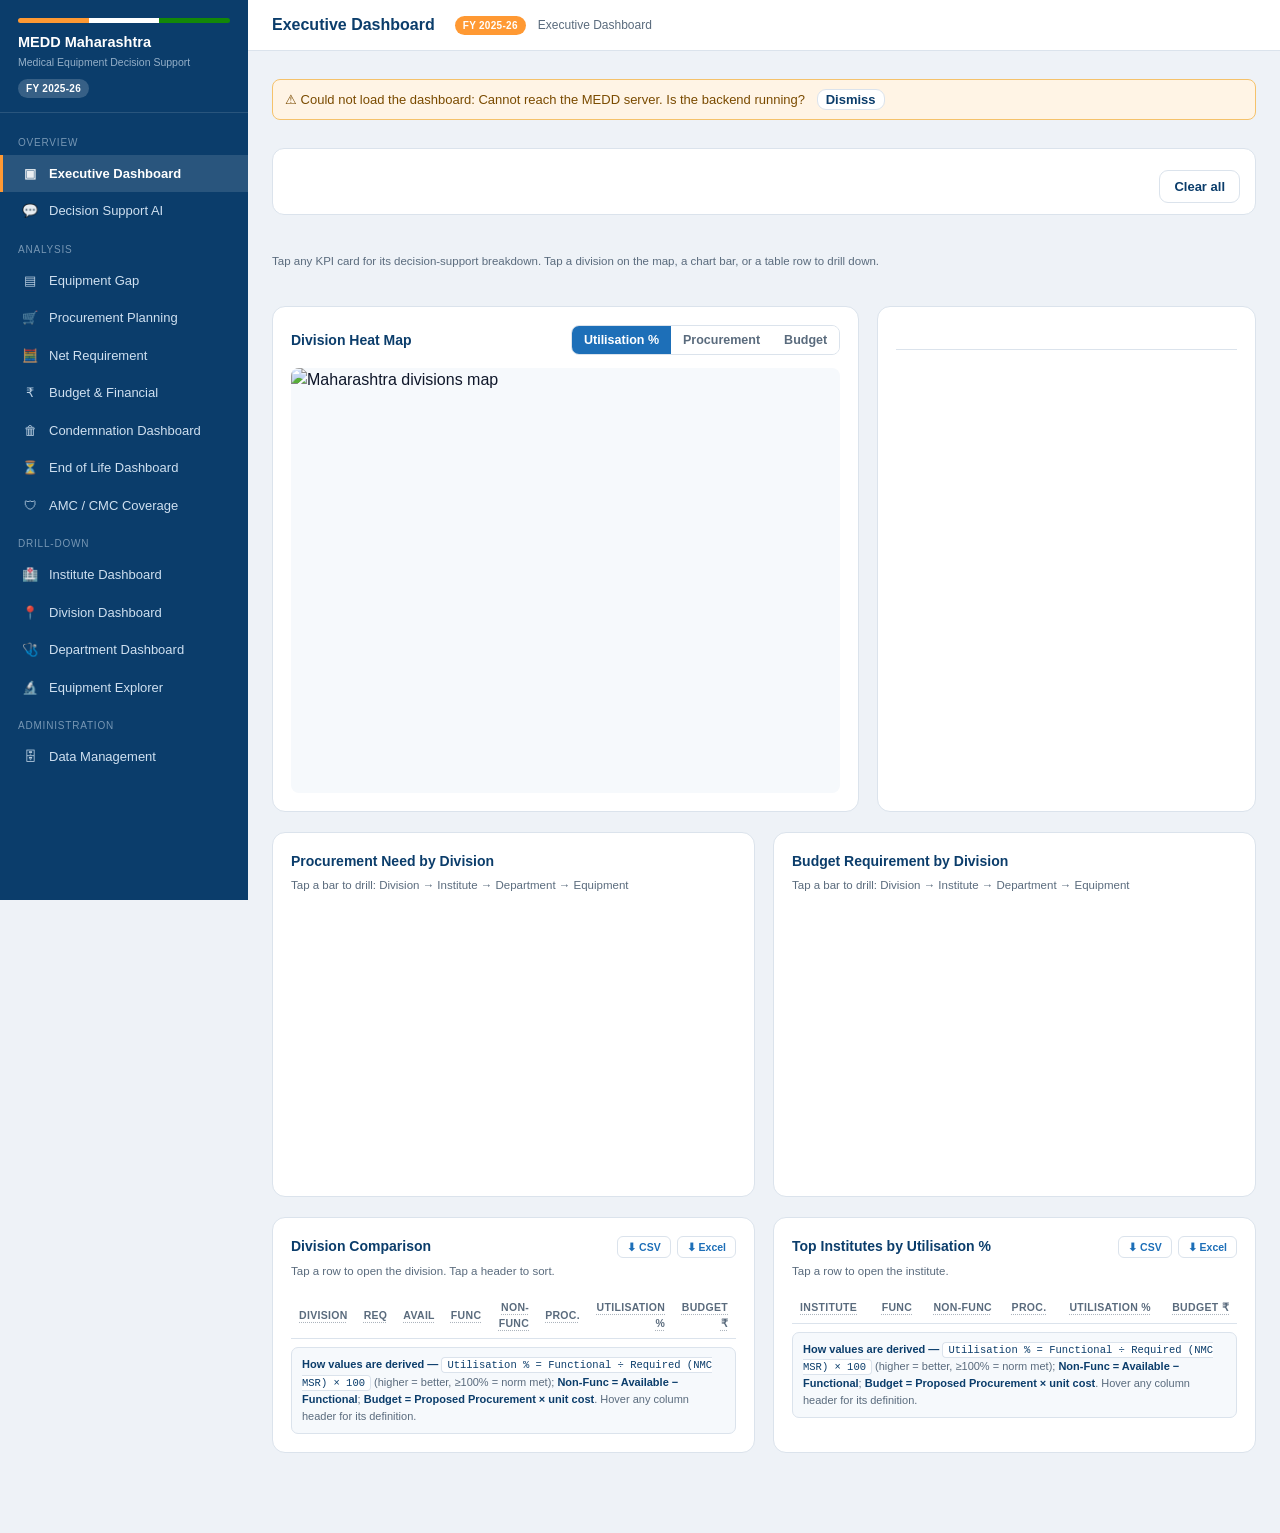
<file: frontend/index.html>
<!DOCTYPE html>
<html lang="en">
<head>
<meta charset="UTF-8">
<meta name="viewport" content="width=device-width, initial-scale=1.0">
<title>MEDD Maharashtra — Medical Equipment Decision Support Dashboard</title>
<!-- MEDD 2.0: same visual framework as 1.0 — Chart.js 4.4.1 + chartjs-plugin-datalabels 2.2.0 (identical versions),
     now served locally from /static/assets/vendor so the dashboard also works on an intranet without CDN access. -->
<script src="./assets/vendor/chart.umd.min.js"></script>
<script src="./assets/vendor/chartjs-plugin-datalabels.min.js"></script>
<link rel="icon" href="data:image/svg+xml,%3Csvg xmlns=%22http://www.w3.org/2000/svg%22 viewBox=%220 0 16 16%22%3E%3Crect width=%2216%22 height=%2216%22 rx=%223%22 fill=%22%230b3d6b%22/%3E%3C/svg%3E">
<link rel="stylesheet" href="./css/styles.css">
<link rel="stylesheet" href="./css/medd2.css">
</head>
<body>
</head>
<body>
<div class="app">
<aside class="sidebar" id="sidebar">
  <div class="brand">
    <div class="tri"><span style="background:#ff9933"></span><span style="background:#fff"></span><span style="background:#138808"></span></div>
    <h1>MEDD Maharashtra</h1>
    <p>Medical Equipment Decision Support</p>
    <span class="fybadge">FY 2025-26</span>
  </div>
  <nav class="nav" id="nav">
    <div class="sec">Overview</div>
    <a data-page="executive" class="active"><span class="ico">▣</span> Executive Dashboard</a>
    <a data-page="chatbot"><span class="ico">💬</span> Decision Support AI</a>
    <div class="sec">Analysis</div>
    <a data-page="gap"><span class="ico">▤</span> Equipment Gap</a>
    <a data-page="procurement"><span class="ico">🛒</span> Procurement Planning</a>
    <a data-page="netreq"><span class="ico">🧮</span> Net Requirement</a>
    <a data-page="financial"><span class="ico">₹</span> Budget &amp; Financial</a>
    <a data-page="condemnation"><span class="ico">🗑</span> Condemnation Dashboard</a>
    <a data-page="eol"><span class="ico">⏳</span> End of Life Dashboard</a>
    <a data-page="amc"><span class="ico">🛡</span> AMC / CMC Coverage</a>
    <div class="sec">Drill-down</div>
    <a data-page="facility"><span class="ico">🏥</span> Institute Dashboard</a>
    <a data-page="district"><span class="ico">📍</span> Division Dashboard</a>
    <a data-page="department"><span class="ico">🩺</span> Department Dashboard</a>
    <a data-page="equipment"><span class="ico">🔬</span> Equipment Explorer</a>
    <!-- [2.0] new section — existing modules above are unchanged -->
    <div class="sec" data-perm="ingestion:read">Administration</div>
    <a data-page="admin" data-perm="ingestion:read"><span class="ico">🗄</span> Data Management</a>
  </nav>
</aside>

<div class="main">
<header>
  <button class="menuBtn" id="menuBtn">☰</button>
  <h2 id="pageTitle">Executive Dashboard</h2><span class="fybadge">FY 2025-26</span>
  <div class="crumb" id="crumb">Executive Dashboard</div>
  <!-- [2.0] live data status + signed-in user -->
  <div class="hdrRight"><div id="dataStatus" class="dataStatus"></div><div id="userBadge" class="userBadge"></div></div>
</header>
<div id="busyBar" class="busyBar"></div>
<div class="wrap" style="padding-bottom:0"><div id="errBanner" class="errBanner"></div></div>

<!-- shared filter bar (division + institute + equipment) -->
<div class="wrap" style="padding-bottom:0">
  <div class="filterbar" id="filterbar">
    <div class="ms" id="ms-division" data-key="division" data-label="Division"></div>
    <div class="ms" id="ms-institute" data-key="institute" data-label="Institute"></div>
    <div class="ms" id="ms-department" data-key="department" data-label="Department"></div>
    <div class="ms" id="ms-subcat" data-key="subcat" data-label="Sub-Category"></div>
    <div class="ms" id="ms-equipment" data-key="equipment" data-label="Equipment"></div>
    <div class="ms" id="ms-bedded" data-key="bedded" data-label="Bedded Capacity"></div>
    <button class="btn" id="clearBtn" style="margin-left:auto">Clear all</button>
  </div>
</div>

<!-- ========== PAGE: EXECUTIVE ========== -->
<div class="wrap page" id="page-executive">
  <p class="muted" style="margin:0 0 14px">Tap any KPI card for its decision-support breakdown. Tap a division on the map, a chart bar, or a table row to drill down.</p>
  <div class="kpis" id="kpis"></div>
  <div class="grid2">
    <div class="card">
      <h3>Division Heat Map
        <span class="seg" id="metricSeg">
          <button data-m="gap_pct" class="on">Utilisation %</button>
          <button data-m="procurement">Procurement</button>
          <button data-m="budget">Budget</button>
        </span>
      </h3>
      <div class="desc" id="mapDesc"></div>
      <div class="mapwrap" id="mapwrap">
        <img id="mapImg" alt="Maharashtra divisions map">
        <svg id="mapSvg" preserveAspectRatio="none" role="img" aria-label="Division heat map"></svg>
        <div class="tip" id="mapTip"></div>
      </div>
    </div>
    <div class="card">
      <div class="legend" id="mapLegend"></div>
      <div class="divlegend" id="divLegend"></div>
    </div>
  </div>
  <div class="grid2b">
    <div class="card"><h3>Procurement Need by Division</h3><div class="desc">Tap a bar to drill: Division → Institute → Department → Equipment</div><div class="chartbox"><canvas id="procChart"></canvas></div></div>
    <div class="card"><h3>Budget Requirement by Division</h3><div class="desc">Tap a bar to drill: Division → Institute → Department → Equipment</div><div class="chartbox"><canvas id="budChart"></canvas></div></div>
  </div>
  <div class="grid2b">
    <div class="card"><h3>Division Comparison <span class="exp"><button class="xbtn" onclick="runExport('divTable','csv')">⬇ CSV</button><button class="xbtn" onclick="runExport('divTable','xls')">⬇ Excel</button></span></h3><div class="desc">Tap a row to open the division. Tap a header to sort.</div>
      <div class="scroll"><table id="divTable"><thead><tr>
        <th data-k="name" title="Administrative division">Division</th>
        <th class="num" data-k="required" title="Quantity Required per NMC Minimum Standard Requirements (MSR)">Req</th>
        <th class="num" data-k="available" title="Quantity of Equipment Available (physically present)">Avail</th>
        <th class="num" data-k="functional" title="Quantity of Functional Equipment (working)">Func</th>
        <th class="num" data-k="non_functional" title="Non-Functional = Available − Functional">Non-Func</th>
        <th class="num" data-k="procurement" title="Quantity Proposed for New Procurement">Proc.</th>
        <th class="num" data-k="gap_pct" title="Utilisation % = Functional ÷ Required (MSR) × 100. Higher = better.">Utilisation %</th>
        <th class="num" data-k="budget" title="Budget = Proposed Procurement × unit cost">Budget ₹</th>
      </tr></thead><tbody></tbody></table></div>
      <div class="tcap"><b>How values are derived —</b> <code>Utilisation % = Functional ÷ Required (NMC MSR) × 100</code> (higher = better, ≥100% = norm met); <b>Non-Func = Available − Functional</b>; <b>Budget = Proposed Procurement × unit cost</b>. Hover any column header for its definition.</div></div>
    <div class="card"><h3>Top Institutes by Utilisation % <span class="exp"><button class="xbtn" onclick="runExport('instTable','csv')">⬇ CSV</button><button class="xbtn" onclick="runExport('instTable','xls')">⬇ Excel</button></span></h3><div class="desc">Tap a row to open the institute.</div>
      <div class="scroll"><table id="instTable"><thead><tr>
        <th data-k="name" title="Institute / medical college">Institute</th>
        <th class="num" data-k="functional" title="Quantity of Functional Equipment (working)">Func</th>
        <th class="num" data-k="non_functional" title="Non-Functional = Available − Functional">Non-Func</th>
        <th class="num" data-k="procurement" title="Quantity Proposed for New Procurement">Proc.</th>
        <th class="num" data-k="gap_pct" title="Utilisation % = Functional ÷ Required (MSR) × 100. Higher = better.">Utilisation %</th>
        <th class="num" data-k="budget" title="Budget = Proposed Procurement × unit cost">Budget ₹</th>
      </tr></thead><tbody></tbody></table></div>
      <div class="tcap"><b>How values are derived —</b> <code>Utilisation % = Functional ÷ Required (NMC MSR) × 100</code> (higher = better, ≥100% = norm met); <b>Non-Func = Available − Functional</b>; <b>Budget = Proposed Procurement × unit cost</b>. Hover any column header for its definition.</div></div>
  </div>
</div>

<!-- generic analysis pages share one container, rendered by JS -->
<div class="wrap page hide" id="page-gap"></div>
<div class="wrap page hide" id="page-procurement"></div>
<div class="wrap page hide" id="page-netreq"></div>
<div class="wrap page hide" id="page-condemnation"></div>
<div class="wrap page hide" id="page-eol"></div>
<div class="wrap page hide" id="page-chatbot"></div>
<div class="wrap page hide" id="page-financial"></div>
<div class="wrap page hide" id="page-amc"></div>
<div class="wrap page hide" id="page-facility"></div>
<div class="wrap page hide" id="page-district"></div>
<div class="wrap page hide" id="page-department"></div>
<div class="wrap page hide" id="page-equipment"></div>
<div class="wrap page hide" id="page-admin"></div>

<!-- ========== DETAIL (KPI / division / institute) ========== -->
<div class="wrap page hide" id="page-detail">
  <div class="backbar"><button class="btn" id="backBtn">← Back</button><div id="detailScope" class="muted"></div></div>
  <h2 id="detailTitle" class="secTitle"></h2>
  <p id="detailLede" class="muted" style="margin-bottom:18px"></p>
  <div class="statbar" id="detailStats"></div>
  <div class="grid2">
    <div class="card"><h3 id="detailChartTitle">Breakdown</h3><div class="desc" id="detailChartDesc"></div><div class="chartbox" style="height:330px"><canvas id="detailChart"></canvas></div></div>
    <div class="card"><h3>Decision Support — Recommendations</h3><div class="desc">Generated from the data shown, using MEDD KPI rules.</div><div id="recs"></div></div>
  </div>
  <div class="grid2b">
    <div class="card"><h3 id="detailTableTitle">Table</h3><div class="scroll tall"><table id="detailTable"></table></div><div id="detailTableCap"></div></div>
    <div class="card"><h3 id="detailTable2Title">Table</h3><div class="scroll tall"><table id="detailTable2"></table></div><div id="detailTable2Cap"></div></div>
  </div>
</div>

<footer id="foot"></footer>
</div></div>



<!-- [2.0] sign-in (JWT). No credentials are stored in frontend files. -->
<div id="loginOverlay" class="loginOverlay" style="display:none">
  <form id="loginForm" class="loginCard" autocomplete="on">
    <div class="tri"><span style="background:#ff9933"></span><span style="background:#fff"></span><span style="background:#138808"></span></div>
    <h1>MEDD Maharashtra</h1><p class="muted">Medical Equipment Decision Support · sign in</p>
    <label>Username<input id="loginUser" autocomplete="username" required></label>
    <label>Password<input id="loginPass" type="password" autocomplete="current-password" required></label>
    <button id="loginBtn" class="btn" type="submit">Sign in</button>
    <div id="loginMsg" class="loginMsg"></div>
  </form>
</div>

<script src="./js/config.js"></script>
<script src="./js/api.js"></script>
<script src="./js/state.js"></script>
<script src="./js/exports.js"></script>
<script src="./js/charts.js"></script>
<script src="./js/filters.js"></script>
<script src="./js/dashboard.js"></script>
<script src="./js/drilldown.js"></script>
<script src="./js/dataset-explorer.js"></script>
<script src="./js/chatbot.js"></script>
<script src="./js/realtime.js"></script>
<script src="./js/auth.js"></script>
<script src="./js/admin.js"></script>
<script src="./js/main.js"></script>
</body>
</html>
</file>
<file: frontend/css/styles.css>
:root{
    --primary:#0b3d6b;--primary2:#12508a;--secondary:#1d6fb8;--accent:#0ea5e9;
    /* Government performance palette (NITI-Aayog style) */
    --g1:#1a9850; /* best  */ --g2:#91cf60; --g3:#fee08b; --g4:#fc8d59; --g5:#d73027; /* worst */
    --saffron:#ff9933;--ind-green:#138808;
    --bg:#eef2f7;--card:#fff;--bd:#dbe3ec;--tx:#0f172a;--mut:#5a6b7d;--soft:#f6f9fc;
    --sidebar:#0b3d6b;--sidebar-tx:#cfe0f0;
  }
  *{box-sizing:border-box;margin:0;padding:0}
  body{font-family:-apple-system,BlinkMacSystemFont,"Segoe UI",Roboto,sans-serif;background:var(--bg);color:var(--tx);line-height:1.5}
  /* layout: sidebar + main */
  .app{display:flex;min-height:100vh}
  .sidebar{width:248px;flex-shrink:0;background:var(--sidebar);color:var(--sidebar-tx);position:sticky;top:0;height:100vh;overflow-y:auto;padding:0}
  .sidebar .brand{padding:18px 18px 14px;border-bottom:1px solid rgba(255,255,255,.12)}
  .sidebar .brand .tri{display:flex;height:5px;border-radius:3px;overflow:hidden;margin-bottom:10px}
  .sidebar .brand .tri span{flex:1}
  .sidebar .brand h1{font-size:14.5px;color:#fff;font-weight:600;line-height:1.3}
  .sidebar .brand p{font-size:10.5px;opacity:.7;margin-top:3px}
  .nav{padding:10px 0}
  .nav .sec{font-size:10px;text-transform:uppercase;letter-spacing:.08em;opacity:.55;padding:12px 18px 5px}
  .nav a{display:flex;align-items:center;gap:10px;padding:9px 18px;font-size:13px;color:var(--sidebar-tx);cursor:pointer;border-left:3px solid transparent}
  .nav a:hover{background:rgba(255,255,255,.07)}
  .nav a.active{background:rgba(255,255,255,.12);border-left-color:var(--saffron);color:#fff;font-weight:600}
  .nav a .ico{width:18px;text-align:center;opacity:.9}
  .main{flex:1;min-width:0}
  @media(max-width:860px){.sidebar{position:fixed;left:-248px;z-index:50;transition:left .2s}.sidebar.open{left:0}.app{display:block}.menuBtn{display:inline-flex!important}}
  header{background:#fff;border-bottom:1px solid var(--bd);padding:13px 24px;display:flex;align-items:center;justify-content:space-between;gap:12px;flex-wrap:wrap;position:sticky;top:0;z-index:20}
  header h2{font-size:16px;font-weight:600;color:var(--primary)}
  .crumb{font-size:12px;color:var(--mut);display:flex;align-items:center;gap:8px}
  .crumb a{cursor:pointer;text-decoration:underline}
  .menuBtn{display:none;background:none;border:1px solid var(--bd);border-radius:8px;padding:6px 10px;cursor:pointer;font-size:16px}
  .wrap{max-width:1340px;margin:0 auto;padding:20px 24px}
  .backbar{display:flex;align-items:center;gap:14px;margin-bottom:16px}
  .btn{display:inline-flex;align-items:center;gap:6px;padding:8px 14px;border:1px solid var(--bd);background:#fff;border-radius:9px;font-size:13px;font-weight:600;color:var(--primary);cursor:pointer}
  .btn:hover{background:var(--soft)}
  .filterbar{display:flex;align-items:center;gap:10px;flex-wrap:wrap;background:var(--card);border:1px solid var(--bd);border-radius:12px;padding:11px 15px;margin-bottom:18px}
  .filterbar label{font-size:11.5px;color:var(--mut);font-weight:600}
  select{padding:7px 10px;border:1px solid var(--bd);border-radius:8px;font-size:12.5px;background:#fff;color:var(--tx);max-width:230px}
  .seg{display:inline-flex;border:1px solid var(--bd);border-radius:8px;overflow:hidden}
  .seg button{border:none;background:#fff;padding:7px 12px;font-size:12.5px;font-weight:600;color:var(--mut);cursor:pointer}
  .seg button.on{background:var(--secondary);color:#fff}
  .kpis{display:grid;grid-template-columns:repeat(auto-fill,minmax(184px,1fr));gap:13px;margin-bottom:22px}
  .kpi{background:var(--card);border:1px solid var(--bd);border-radius:13px;padding:15px 16px;cursor:pointer;position:relative;transition:transform .12s,box-shadow .12s,border-color .12s;border-top:3px solid var(--secondary)}
  .kpi:hover{transform:translateY(-3px);box-shadow:0 10px 24px -12px rgba(11,61,107,.4);border-color:#bcd0e6}
  .kpi:after{content:"View insights →";position:absolute;right:14px;bottom:10px;font-size:10px;color:var(--secondary);opacity:0;transition:opacity .12s;font-weight:600}
  .kpi:hover:after{opacity:1}
  .kpi .lbl{font-size:11px;color:var(--mut);text-transform:uppercase;letter-spacing:.03em;font-weight:600}
  .kpi .val{font-size:24px;font-weight:700;margin-top:6px;color:var(--primary)}
  .kpi .note{font-size:11px;color:var(--mut);margin-top:3px;min-height:14px}
  .grid2{display:grid;grid-template-columns:1.55fr 1fr;gap:18px;margin-bottom:20px}
  .grid2b{display:grid;grid-template-columns:1fr 1fr;gap:18px;margin-bottom:20px}
  @media(max-width:920px){.grid2,.grid2b{grid-template-columns:1fr}}
  .card{background:var(--card);border:1px solid var(--bd);border-radius:13px;padding:18px}
  .card h3{font-size:14px;font-weight:600;color:var(--primary);margin-bottom:5px;display:flex;align-items:center;justify-content:space-between;gap:10px}
  .card .desc{font-size:11.5px;color:var(--mut);margin-bottom:13px}
  .mapwrap{position:relative;width:100%;aspect-ratio:771/597;background:#f6f9fc;border-radius:8px}
  .mapwrap img{width:100%;display:block;user-select:none;border-radius:8px}
  .mapwrap svg{position:absolute;inset:0;width:100%;height:100%;border-radius:8px}
  .mapwrap path{transition:fill-opacity .15s}
  .legend{display:flex;gap:6px;align-items:stretch;font-size:11px;color:var(--mut);margin-top:12px;flex-wrap:wrap}
  .legend .item{display:flex;align-items:center;gap:5px;padding:3px 8px;border:1px solid var(--bd);border-radius:6px}
  .legend .sw{display:inline-block;width:13px;height:13px;border-radius:3px}
  table{width:100%;border-collapse:collapse;font-size:12.5px}
  th,td{text-align:left;padding:7px 8px;border-bottom:1px solid var(--bd)}
  th{color:var(--mut);font-weight:600;font-size:10.5px;text-transform:uppercase;letter-spacing:.03em;position:sticky;top:0;background:#fff;cursor:pointer;user-select:none}
  th:hover{color:var(--secondary)}
  td.num,th.num{text-align:right;font-variant-numeric:tabular-nums}
  tr.clk{cursor:pointer}
  tr.clk:hover td{background:var(--soft)}
  .pill{font-size:10px;padding:2px 8px;border-radius:20px;font-weight:600;white-space:nowrap}
  .pill.crit{background:#fde2e0;color:#b0231b}.pill.high{background:#fde9d8;color:#c25214}
  .pill.med{background:#fdf3cf;color:#8a6d0b}.pill.low{background:#dff0db;color:#1f7a34}
  .hotspot{display:flex;justify-content:space-between;gap:8px;width:100%;text-align:left;background:var(--soft);border:1px solid var(--bd);border-radius:9px;padding:10px 12px;margin-bottom:8px;font-size:13px;cursor:pointer}
  .hotspot:hover{border-color:#bcd0e6;background:#fff}
  .chartbox{position:relative;height:270px}
  .scroll{max-height:330px;overflow:auto}
  .scroll.tall{max-height:460px}
  footer{text-align:center;font-size:11px;color:var(--mut);padding:20px}
  .hide{display:none!important}
  .rec{display:flex;gap:11px;padding:12px 13px;border:1px solid var(--bd);border-left-width:4px;border-radius:9px;margin-bottom:10px;background:#fff}
  .rec .ic{font-size:17px;line-height:1.2}
  .rec h4{font-size:13px;margin-bottom:3px}.rec p{font-size:12px;color:var(--mut)}
  .rec.r-crit{border-left-color:var(--g5)}.rec.r-warn{border-left-color:var(--g4)}
  .rec.r-info{border-left-color:var(--secondary)}.rec.r-ok{border-left-color:var(--g1)}
  .statbar{display:grid;grid-template-columns:repeat(auto-fill,minmax(150px,1fr));gap:12px;margin-bottom:20px}
  .stat{background:var(--card);border:1px solid var(--bd);border-radius:11px;padding:13px 15px}
  .stat .l{font-size:10.5px;color:var(--mut);text-transform:uppercase;letter-spacing:.03em;font-weight:600}
  .stat .v{font-size:20px;font-weight:700;color:var(--primary);margin-top:4px}
  .tip{position:absolute;background:var(--primary);color:#fff;font-size:11px;padding:5px 9px;border-radius:6px;pointer-events:none;white-space:nowrap;transform:translate(-50%,-150%);display:none;z-index:8;line-height:1.4}

  .exp{display:inline-flex;gap:6px;margin-left:auto}
  .xbtn{font-size:10.5px;font-weight:600;padding:4px 9px;border:1px solid var(--bd);background:#fff;color:var(--secondary);border-radius:6px;cursor:pointer}
  .xbtn:hover{background:var(--soft);border-color:#bcd0e6}
  .card h3 .exp .xbtn{font-weight:600}
  .divlegend{margin-top:12px;border-top:1px solid var(--bd);padding-top:10px}
  .divlegend .ttl{font-size:10.5px;text-transform:uppercase;letter-spacing:.05em;color:var(--mut);font-weight:600;margin-bottom:7px}
  .divlegend .row{display:flex;align-items:center;gap:8px;padding:4px 6px;border-radius:6px;cursor:pointer;font-size:12px}
  .divlegend .row:hover{background:var(--soft)}
  .divlegend .row .sw{width:14px;height:14px;border-radius:3px;flex-shrink:0;border:1px solid rgba(0,0,0,.1)}
  .divlegend .row .nm{flex:1;font-weight:500}
  .divlegend .row .vv{color:var(--mut);font-variant-numeric:tabular-nums}

  .tcap{font-size:11px;color:var(--mut);margin-top:8px;padding:8px 10px;background:var(--soft);border:1px solid var(--bd);border-radius:7px;line-height:1.55}
  .tcap b{color:var(--primary)}
  .tcap code{background:#fff;border:1px solid var(--bd);border-radius:4px;padding:1px 5px;font-size:10.5px;color:#0b3d6b}
  th[title]{text-decoration:underline dotted rgba(90,107,125,.5);text-underline-offset:3px}
  .deftog{font-size:10.5px;color:var(--secondary);cursor:pointer;font-weight:600;margin-left:8px;text-decoration:underline}

  .dlpop{position:fixed;right:20px;bottom:20px;background:#fff;border:1px solid var(--bd);border-radius:12px;box-shadow:0 12px 32px -8px rgba(11,61,107,.35);padding:14px 16px;z-index:60;max-width:280px;display:none}
  .dlpop.show{display:block}
  .dlpop h4{font-size:13px;color:var(--primary);margin-bottom:4px}
  .dlpop p{font-size:11.5px;color:var(--mut);margin-bottom:10px}
  .dlpop .btns{display:flex;gap:8px;flex-wrap:wrap}
  .dlpop .x{position:absolute;top:8px;right:10px;cursor:pointer;color:var(--mut);font-size:15px;border:none;background:none}

  .fybadge{display:inline-block;background:var(--saffron);color:#fff;font-size:10px;font-weight:700;padding:2px 8px;border-radius:20px;letter-spacing:.03em;vertical-align:middle;margin-left:8px}
  .sidebar .brand .fybadge{margin-left:0;margin-top:8px;background:rgba(255,255,255,.18)}

  /* multi-select searchable slicer */
  .ms{position:relative;min-width:150px}
  .ms-btn{width:100%;text-align:left;padding:7px 26px 7px 10px;border:1px solid var(--bd);border-radius:8px;font-size:12.5px;background:#fff;color:var(--tx);cursor:pointer;white-space:nowrap;overflow:hidden;text-overflow:ellipsis;position:relative}
  .ms-btn:after{content:"▾";position:absolute;right:9px;top:50%;transform:translateY(-50%);color:var(--mut);font-size:10px}
  .ms-btn .msl{color:var(--mut);font-weight:600;font-size:10px;text-transform:uppercase;letter-spacing:.03em;display:block}
  .ms-btn .msv{font-size:12.5px}
  .ms-pop{position:absolute;z-index:40;top:calc(100% + 4px);left:0;min-width:230px;max-width:320px;background:#fff;border:1px solid var(--bd);border-radius:10px;box-shadow:0 10px 28px -10px rgba(11,61,107,.35);padding:8px;display:none}
  .ms-pop.show{display:block}
  .ms-search{width:100%;padding:6px 9px;border:1px solid var(--bd);border-radius:7px;font-size:12.5px;margin-bottom:6px}
  .ms-list{max-height:230px;overflow:auto}
  .ms-opt{display:flex;align-items:center;gap:8px;padding:5px 7px;font-size:12.5px;border-radius:6px;cursor:pointer}
  .ms-opt:hover{background:var(--soft)}
  .ms-opt input{margin:0}
  .ms-actions{display:flex;gap:8px;border-top:1px solid var(--bd);margin-top:6px;padding-top:6px}
  .ms-actions button{font-size:11px;color:var(--secondary);background:none;border:none;cursor:pointer;font-weight:600}
  .ms-count{background:var(--secondary);color:#fff;font-size:10px;border-radius:20px;padding:0 6px;margin-left:4px}
  /* chatbot */
  .cbwrap{display:flex;flex-direction:column;height:calc(100vh - 200px);min-height:440px;background:#fff;border:1px solid var(--bd);border-radius:13px;overflow:hidden}
  .cbmsgs{flex:1;overflow:auto;padding:18px;display:flex;flex-direction:column;gap:12px}
  .cbmsg{max-width:88%;padding:11px 14px;border-radius:12px;font-size:13px;line-height:1.5}
  .cbmsg.u{align-self:flex-end;background:var(--secondary);color:#fff;border-bottom-right-radius:3px}
  .cbmsg.a{align-self:flex-start;background:var(--soft);border:1px solid var(--bd);border-bottom-left-radius:3px}
  .cbmsg table{margin-top:8px;font-size:11.5px}
  .cbmsg .rec{margin-top:8px}
  .cbinput{display:flex;gap:8px;padding:12px;border-top:1px solid var(--bd);background:var(--soft)}
  .cbinput input{flex:1;padding:10px 12px;border:1px solid var(--bd);border-radius:9px;font-size:13px}
  .cbinput button{padding:10px 18px;background:var(--secondary);color:#fff;border:none;border-radius:9px;font-weight:600;cursor:pointer}
  .cbchips{display:flex;gap:7px;flex-wrap:wrap;margin-bottom:12px}
  .cbchip{font-size:11.5px;padding:6px 11px;border:1px solid var(--bd);border-radius:20px;background:#fff;cursor:pointer;color:var(--primary)}
  .cbchip:hover{background:var(--soft);border-color:#bcd0e6}
  .th-sort:after{content:"⇅";opacity:.4;margin-left:3px;font-size:9px}
  .th-sort.asc:after{content:"↑";opacity:1}
  .th-sort.desc:after{content:"↓";opacity:1}

  .drillcell{cursor:pointer;position:relative}
  .drillcell:hover{background:#eaf3fb;outline:1px solid #bcd0e6}

  #cmTable tbody tr.cmrow{cursor:default}
  #cmTable tbody tr.cmsel{background:#fff3cd;outline:2px solid var(--saffron)}
  #cmTable td.drillcell{cursor:pointer;color:var(--secondary);font-weight:600}
  #cmTable td.drillcell:hover{background:#eaf3fb;text-decoration:underline}
  .cbdrill tr.cbsel{background:#fff3cd}
  #detailTable tbody tr.dtsel,#detailTable2 tbody tr.dtsel{background:#fff3cd;outline:2px solid var(--saffron)}
  .muted{font-size:11.5px;color:var(--mut)}
  .secTitle{font-size:17px;color:var(--primary);font-weight:600;margin:4px 0 14px}
</file>
<file: frontend/css/medd2.css>
/* MEDD Maharashtra 2.0 — additions only. The 1.0 stylesheet (styles.css) is unchanged. */
.hdrRight{margin-left:auto;display:flex;gap:14px;align-items:center;font-size:12px;flex-wrap:wrap}
.dataStatus{color:var(--mut)} .dataStatus b{color:var(--primary)}
.userBadge a{color:var(--secondary);text-decoration:underline}
.busyBar{display:none;position:fixed;top:0;left:0;right:0;height:3px;z-index:999;
  background:linear-gradient(90deg,var(--accent),var(--primary),var(--accent));background-size:200% 100%;animation:busy 1.1s linear infinite}
@keyframes busy{from{background-position:0 0}to{background-position:200% 0}}
.errBanner{display:none;background:#fff4e5;border:1px solid #f5c26b;color:#7a4b00;border-radius:8px;padding:9px 12px;margin:8px 0;font-size:13px}
.toast{position:fixed;right:18px;bottom:18px;max-width:420px;background:#0b3d6b;color:#fff;padding:12px 14px;border-radius:10px;
  box-shadow:0 8px 24px rgba(0,0,0,.18);font-size:13px;opacity:0;transform:translateY(10px);transition:.3s;z-index:1000}
.toast.show{opacity:1;transform:none} .toast.warn{background:#9a3412} .toast.ok{background:#14532d}
.loginOverlay{position:fixed;inset:0;background:linear-gradient(135deg,#0b3d6b,#12508a);display:flex;align-items:center;justify-content:center;z-index:2000}
.loginCard{background:#fff;border-radius:14px;padding:28px 30px;width:340px;box-shadow:0 20px 50px rgba(0,0,0,.3);display:flex;flex-direction:column;gap:12px}
.loginCard h1{margin:6px 0 0;color:var(--primary);font-size:20px}
.loginCard .tri{display:flex;height:5px;border-radius:3px;overflow:hidden} .loginCard .tri span{flex:1}
.loginCard label{display:flex;flex-direction:column;font-size:12px;color:var(--mut);gap:4px}
.loginCard input{padding:9px 11px;border:1px solid var(--bd);border-radius:8px;font-size:14px}
.loginCard button{background:var(--primary);color:#fff;padding:10px;font-size:14px}
.loginMsg{color:#b91c1c;font-size:12.5px;min-height:16px}
.cbmeth{margin-top:8px;font-size:12px} .cbmeth summary{cursor:pointer;color:var(--secondary)} .cbmeth ul{margin:6px 0 4px 18px;padding:0}
details.cbmeth .muted{font-size:11px}
#recSeg button{font-size:11px}
</file>
